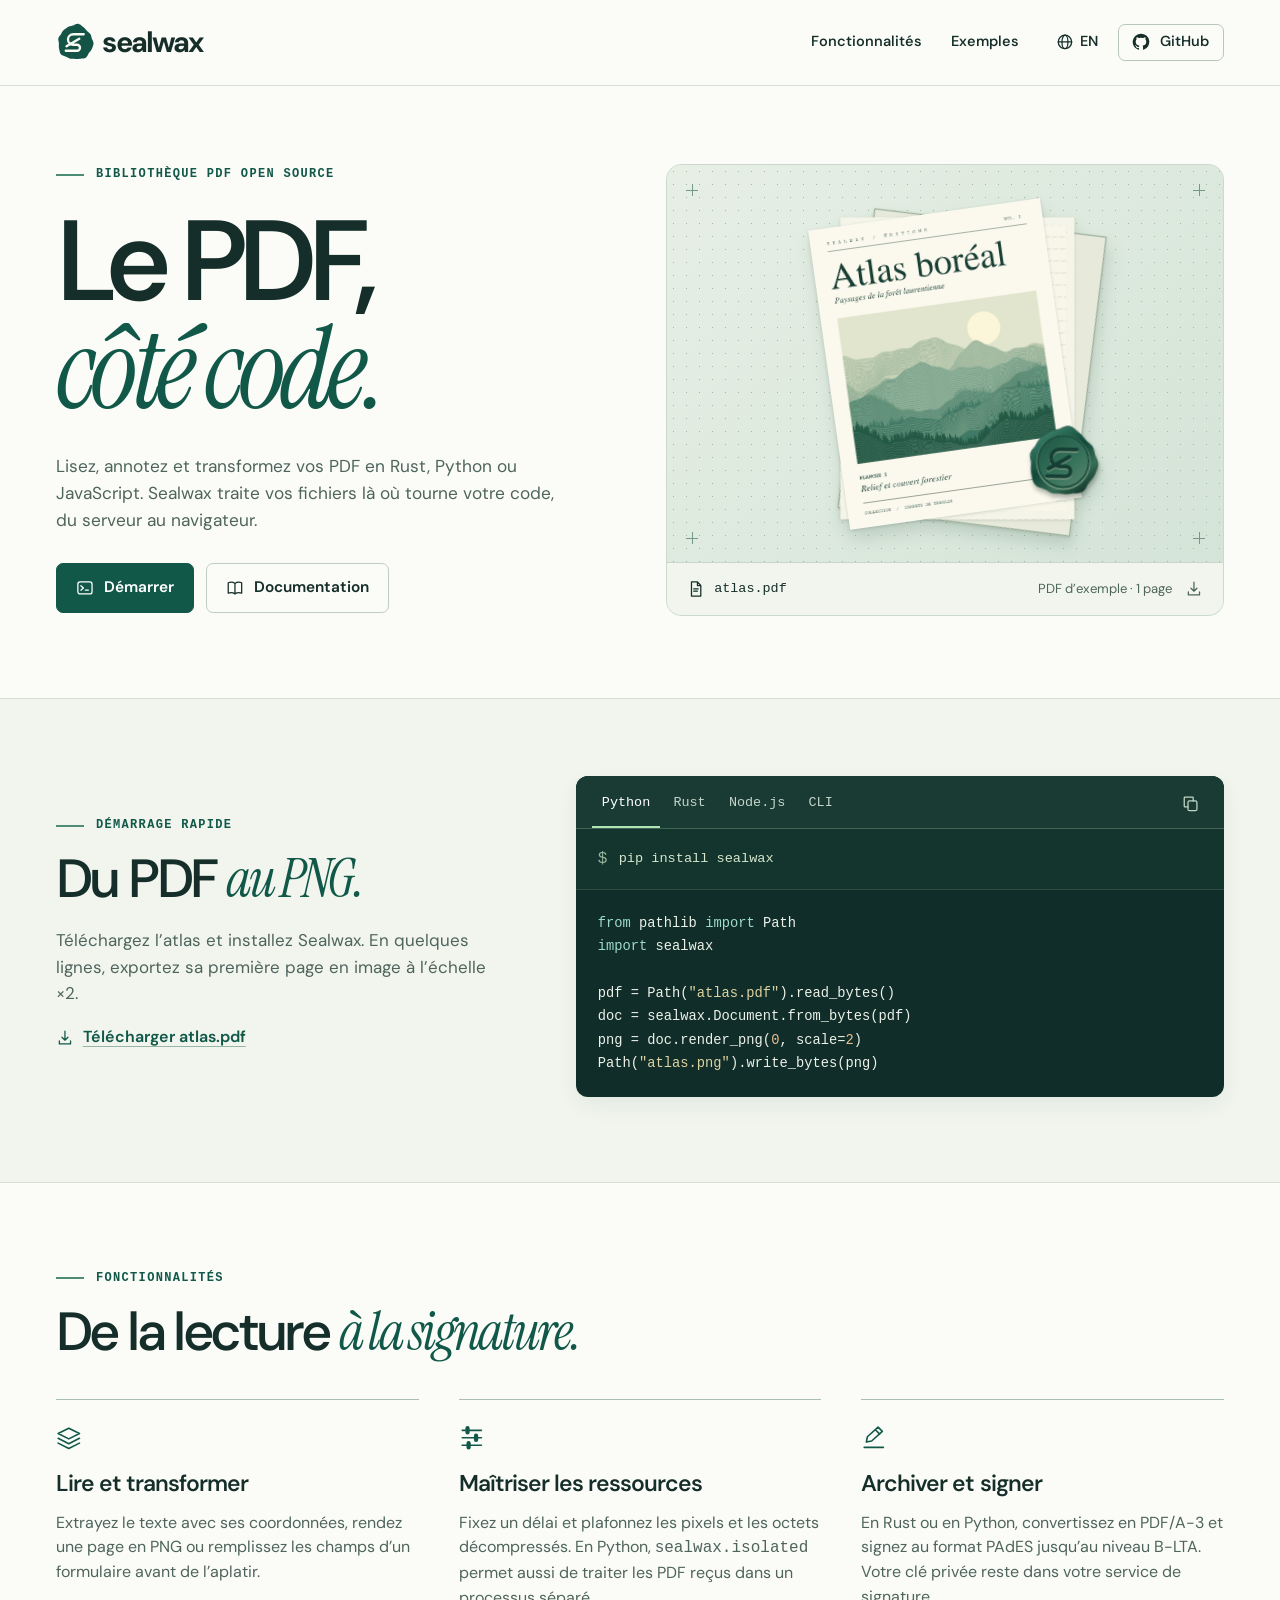
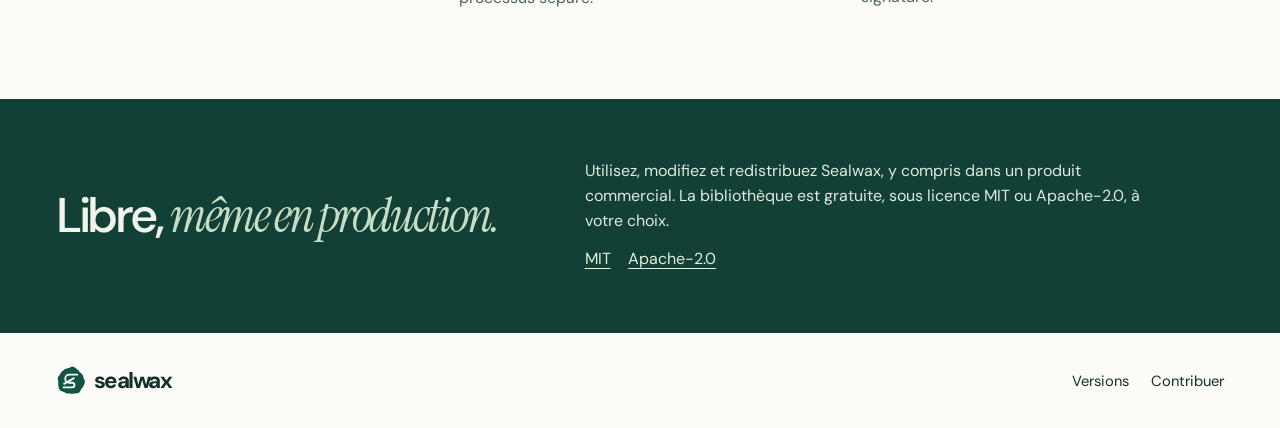
<file: index.html>
<!doctype html>
<html lang="fr">
<head>
<meta charset="utf-8">
<meta name="viewport" content="width=device-width, initial-scale=1">
<title>Sealwax — Le PDF, côté code.</title>
<meta name="description" content="Lisez, annotez et transformez vos PDF en Rust, Python ou JavaScript. Une bibliothèque gratuite et open source qui traite les fichiers dans votre application.">
<meta name="theme-color" content="#fbfcf8">
<meta property="og:title" content="Sealwax — Le PDF, côté code.">
<meta property="og:description" content="Lisez, annotez et transformez vos PDF en Rust, Python ou JavaScript. Une bibliothèque gratuite et open source qui traite les fichiers dans votre application.">
<meta property="og:type" content="website">
<link rel="canonical" href="https://sealwax.github.io/">
<link rel="alternate" hreflang="fr" href="https://sealwax.github.io/">
<link rel="alternate" hreflang="en" href="https://sealwax.github.io/en/">
<link rel="icon" type="image/svg+xml" href="./assets/logo.svg">
<link rel="stylesheet" href="./assets/site.css">
<script defer src="./assets/site.js"></script>
</head>
<body>
<a class="skip" href="#main">Aller au contenu</a>
<header><nav class="wrap" aria-label="Navigation principale">
<a class="brand" href="./" aria-label="Sealwax · Accueil"><img src="./assets/logo.svg" alt="" width="40" height="40">sealwax</a>
<div class="nav-links"><a href="#features">Fonctionnalités</a><a href="#start">Exemples</a></div>
<div class="nav-tools"><a class="language" href="en/" hreflang="en" lang="en" aria-label="English"><svg class="icon" viewBox="0 0 24 24" aria-hidden="true" fill="none" stroke="currentColor" stroke-width="1.7" stroke-linecap="round" stroke-linejoin="round"><circle cx="12" cy="12" r="9"/><ellipse cx="12" cy="12" rx="4" ry="9"/><path d="M3 12h18"/></svg>EN</a><a class="nav-gh" href="https://github.com/sealwax/sealwax"><svg class="icon" viewBox="0 0 24 24" aria-hidden="true" fill="none" stroke="currentColor" stroke-width="1.7" stroke-linecap="round" stroke-linejoin="round"><path fill="currentColor" stroke="none" d="M12 .9a11.1 11.1 0 0 0-3.5 21.63c.55.1.75-.24.75-.53v-2.08c-3.05.66-3.7-1.3-3.7-1.3-.5-1.26-1.22-1.6-1.22-1.6-1-.68.07-.66.07-.66 1.11.08 1.69 1.14 1.69 1.14.98 1.69 2.57 1.2 3.2.92.1-.72.38-1.2.7-1.48-2.44-.28-5-1.22-5-5.46 0-1.2.43-2.19 1.13-2.97-.11-.28-.49-1.4.11-2.93 0 0 .93-.3 3.04 1.13a10.4 10.4 0 0 1 5.54 0c2.1-1.43 3.03-1.13 3.03-1.13.6 1.53.22 2.65.11 2.93.7.78 1.13 1.76 1.13 2.97 0 4.25-2.57 5.17-5.02 5.45.39.34.75 1.02.75 2.06V22c0 .29.2.64.76.53A11.1 11.1 0 0 0 12 .9Z"/></svg>GitHub</a></div>
</nav></header>
<main id="main">
<section class="hero wrap">
<div><div class="label">Bibliothèque PDF open source</div>
<h1>Le PDF, <em>côté code.</em></h1>
<p class="intro">Lisez, annotez et transformez vos PDF en Rust, Python ou JavaScript. Sealwax traite vos fichiers là où tourne votre code, du serveur au navigateur.</p>
<div class="actions"><a class="button primary" href="#start"><svg class="icon" viewBox="0 0 24 24" aria-hidden="true" fill="none" stroke="currentColor" stroke-width="1.7" stroke-linecap="round" stroke-linejoin="round"><rect x="2.5" y="4" width="19" height="16" rx="3"/><path d="m6.5 9 3.5 3-3.5 3m6 0h4"/></svg>Démarrer</a><a class="button secondary" href="https://github.com/sealwax/sealwax#getting-started"><svg class="icon" viewBox="0 0 24 24" aria-hidden="true" fill="none" stroke="currentColor" stroke-width="1.7" stroke-linecap="round" stroke-linejoin="round"><path d="M12 6c-2.5-2-6-2-9-1v14c3-1 6.5-1 9 1 2.5-2 6-2 9-1V5c-3-1-6.5-1-9 1Zm0 0v14"/></svg>Documentation</a></div>
</div>
<figure class="specimen">
<div class="artboard"><i class="reg tl"></i><i class="reg tr"></i><i class="reg bl"></i><i class="reg br"></i><div class="stack"><div class="sheet far"></div><div class="sheet near"></div><img class="cover" src="./assets/atlas.webp" width="816" height="1051" alt="Couverture d’Atlas boréal, un paysage de crêtes boisées rendu par Sealwax."><img class="wax" src="./assets/wax.svg" width="52" height="52" alt=""></div></div>
<figcaption><a class="resource" href="./assets/atlas.pdf" download aria-label="Télécharger le PDF d’exemple atlas.pdf"><span class="filename"><svg class="icon" viewBox="0 0 24 24" aria-hidden="true" fill="none" stroke="currentColor" stroke-width="1.7" stroke-linecap="round" stroke-linejoin="round"><path d="M6 2.5h8l4.5 4.8v14.2H6zM14 2.5v5h4.5M9 12h6m-6 3h5"/></svg>atlas.pdf</span><span class="file-meta">PDF d’exemple · 1 page <svg class="icon" viewBox="0 0 24 24" aria-hidden="true" fill="none" stroke="currentColor" stroke-width="1.7" stroke-linecap="round" stroke-linejoin="round"><path d="M12 3v12m-4-4 4 4 4-4M4.5 16v4h15v-4"/></svg></span></a></figcaption>
</figure>
</section>
<section class="quick" id="start"><div class="quick-grid wrap">
<div><div class="section-label">Démarrage rapide</div><h2>Du PDF <em>au PNG.</em></h2>
<p class="section-copy">Téléchargez l’atlas et installez Sealwax. En quelques lignes, exportez sa première page en image à l’échelle ×2.</p>
<a class="text-link" href="./assets/atlas.pdf" download><svg class="icon" viewBox="0 0 24 24" aria-hidden="true" fill="none" stroke="currentColor" stroke-width="1.7" stroke-linecap="round" stroke-linejoin="round"><path d="M12 3v12m-4-4 4 4 4-4M4.5 16v4h15v-4"/></svg>Télécharger atlas.pdf</a></div>
<div class="workbench"><div class="terminal-top" hidden><div class="tablist" role="tablist" aria-label="Langage de l’exemple"><button type="button" id="tab-0" role="tab" aria-controls="example-0" aria-selected="true" tabindex="0">Python</button><button type="button" id="tab-1" role="tab" aria-controls="example-1" aria-selected="false" tabindex="-1">Rust</button><button type="button" id="tab-2" role="tab" aria-controls="example-2" aria-selected="false" tabindex="-1">Node.js</button><button type="button" id="tab-3" role="tab" aria-controls="example-3" aria-selected="false" tabindex="-1">CLI</button></div><button type="button" class="copy-btn" aria-label="Copier l’exemple" title="Copier l’exemple"><svg class="icon" viewBox="0 0 24 24" aria-hidden="true" fill="none" stroke="currentColor" stroke-width="1.7" stroke-linecap="round" stroke-linejoin="round"><rect x="8" y="8" width="12" height="13" rx="2"/><path d="M15 8V4a1 1 0 0 0-1-1H4a1 1 0 0 0-1 1v11a1 1 0 0 0 1 1h4"/></svg></button></div>
<section id="example-0" class="example"><h3 class="noscript-label">Python</h3><div class="install"><span aria-hidden="true" class="prompt">$</span><code>pip install sealwax</code></div><pre><code><span class="kw">from</span> pathlib <span class="kw">import</span> Path
<span class="kw">import</span> sealwax

pdf = Path(<span class="str">&quot;atlas.pdf&quot;</span>).read_bytes()
doc = sealwax.Document.from_bytes(pdf)
png = doc.render_png(<span class="num">0</span>, scale=<span class="num">2</span>)
Path(<span class="str">&quot;atlas.png&quot;</span>).write_bytes(png)</code></pre></section><section id="example-1" class="example"><h3 class="noscript-label">Rust</h3><div class="install"><span aria-hidden="true" class="prompt">$</span><code>cargo add sealwax</code></div><pre><code><span class="kw">use</span> sealwax::{raster, Document, OpenOptions};
<span class="kw">use</span> <span class="kw">std</span>::{error::Error, fs};

<span class="kw">fn</span> main() -&gt; Result&lt;(), Box&lt;<span class="kw">dyn</span> Error&gt;&gt; {
    <span class="kw">let</span> pdf = fs::read(<span class="str">&quot;atlas.pdf&quot;</span>)?;
    <span class="kw">let</span> doc = Document::open(pdf, &amp;OpenOptions::default())?;
    <span class="kw">let</span> png = raster::render_png(&amp;doc, <span class="num">0</span>, <span class="num">2.0</span>)?;
    fs::write(<span class="str">&quot;atlas.png&quot;</span>, png)?;
    Ok(())
}</code></pre></section><section id="example-2" class="example"><h3 class="noscript-label">Node.js</h3><div class="install"><span aria-hidden="true" class="prompt">$</span><code>npm install sealwax</code></div><pre><code><span class="kw">import</span> { readFile, writeFile } <span class="kw">from</span> <span class="str">&quot;node:fs/promises&quot;</span>;
<span class="kw">import</span> { Document } <span class="kw">from</span> <span class="str">&quot;sealwax&quot;</span>;

<span class="kw">const</span> pdf = <span class="kw">await</span> readFile(<span class="str">&quot;atlas.pdf&quot;</span>);
<span class="kw">const</span> doc = Document.fromBytes(pdf);
<span class="kw">const</span> png = doc.renderPng(<span class="num">0</span>, <span class="num">2</span>);
<span class="kw">await</span> writeFile(<span class="str">&quot;atlas.png&quot;</span>, png);
doc.free();</code></pre></section><section id="example-3" class="example"><h3 class="noscript-label">CLI</h3><div class="install"><span aria-hidden="true" class="prompt">$</span><code>cargo install sealwax-cli</code></div><pre><code>sealwax render atlas.pdf \
  --page <span class="num">1</span> \
  --scale <span class="num">2</span> \
  --out atlas.png</code></pre></section></div><span class="sr" id="status" role="status"></span></div></section>
<section id="features" class="features wrap"><div class="section-label">Fonctionnalités</div><h2>De la lecture <em>à la signature.</em></h2><div class="feature-grid"><article class="feature"><svg class="icon" viewBox="0 0 24 24" aria-hidden="true" fill="none" stroke="currentColor" stroke-width="1.7" stroke-linecap="round" stroke-linejoin="round"><path d="m2 8 10-5 10 5-10 5zM2 12.5l10 5 10-5M2 17l10 5 10-5"/></svg><h3>Lire et transformer</h3><p>Extrayez le texte avec ses coordonnées, rendez une page en PNG ou remplissez les champs d’un formulaire avant de l’aplatir.</p></article><article class="feature"><svg class="icon" viewBox="0 0 24 24" aria-hidden="true" fill="none" stroke="currentColor" stroke-width="1.7" stroke-linecap="round" stroke-linejoin="round"><path d="M3 5h18M3 12h18M3 19h18"/><path d="M8 3v4m8 3v4m-7 3v4" stroke-width="4"/></svg><h3>Maîtriser les ressources</h3><p>Fixez un délai et plafonnez les pixels et les octets décompressés. En Python, <code>sealwax.isolated</code> permet aussi de traiter les PDF reçus dans un processus séparé.</p></article><article class="feature"><svg class="icon" viewBox="0 0 24 24" aria-hidden="true" fill="none" stroke="currentColor" stroke-width="1.7" stroke-linecap="round" stroke-linejoin="round"><path d="m5 16 1-5L16 2l4 4-10 9-5 1ZM13.5 4.5l4 4M3 21h18"/></svg><h3>Archiver et signer</h3><p>En Rust ou en Python, convertissez en PDF/A-3 et signez au format PAdES jusqu’au niveau B-LTA. Votre clé privée reste dans votre service de signature.</p></article></div></section>
<section class="licensing"><div class="license-grid wrap"><h2>Libre, <em>même en production.</em></h2><div><p>Utilisez, modifiez et redistribuez Sealwax, y compris dans un produit commercial. La bibliothèque est gratuite, sous licence MIT ou Apache-2.0, à votre choix.</p><div class="license-links"><a href="https://github.com/sealwax/sealwax/blob/main/LICENSE-MIT">MIT</a><a href="https://github.com/sealwax/sealwax/blob/main/LICENSE-APACHE">Apache-2.0</a></div></div></div></section>
</main>
<footer><div class="wrap"><a class="brand" href="./" aria-label="Sealwax · Accueil"><img src="./assets/logo.svg" alt="" width="40" height="40">sealwax</a><div class="links"><a href="https://github.com/sealwax/sealwax/releases">Versions</a><a href="https://github.com/sealwax/sealwax/blob/main/CONTRIBUTING.md">Contribuer</a></div></div></footer>
</body>
</html>
</file>
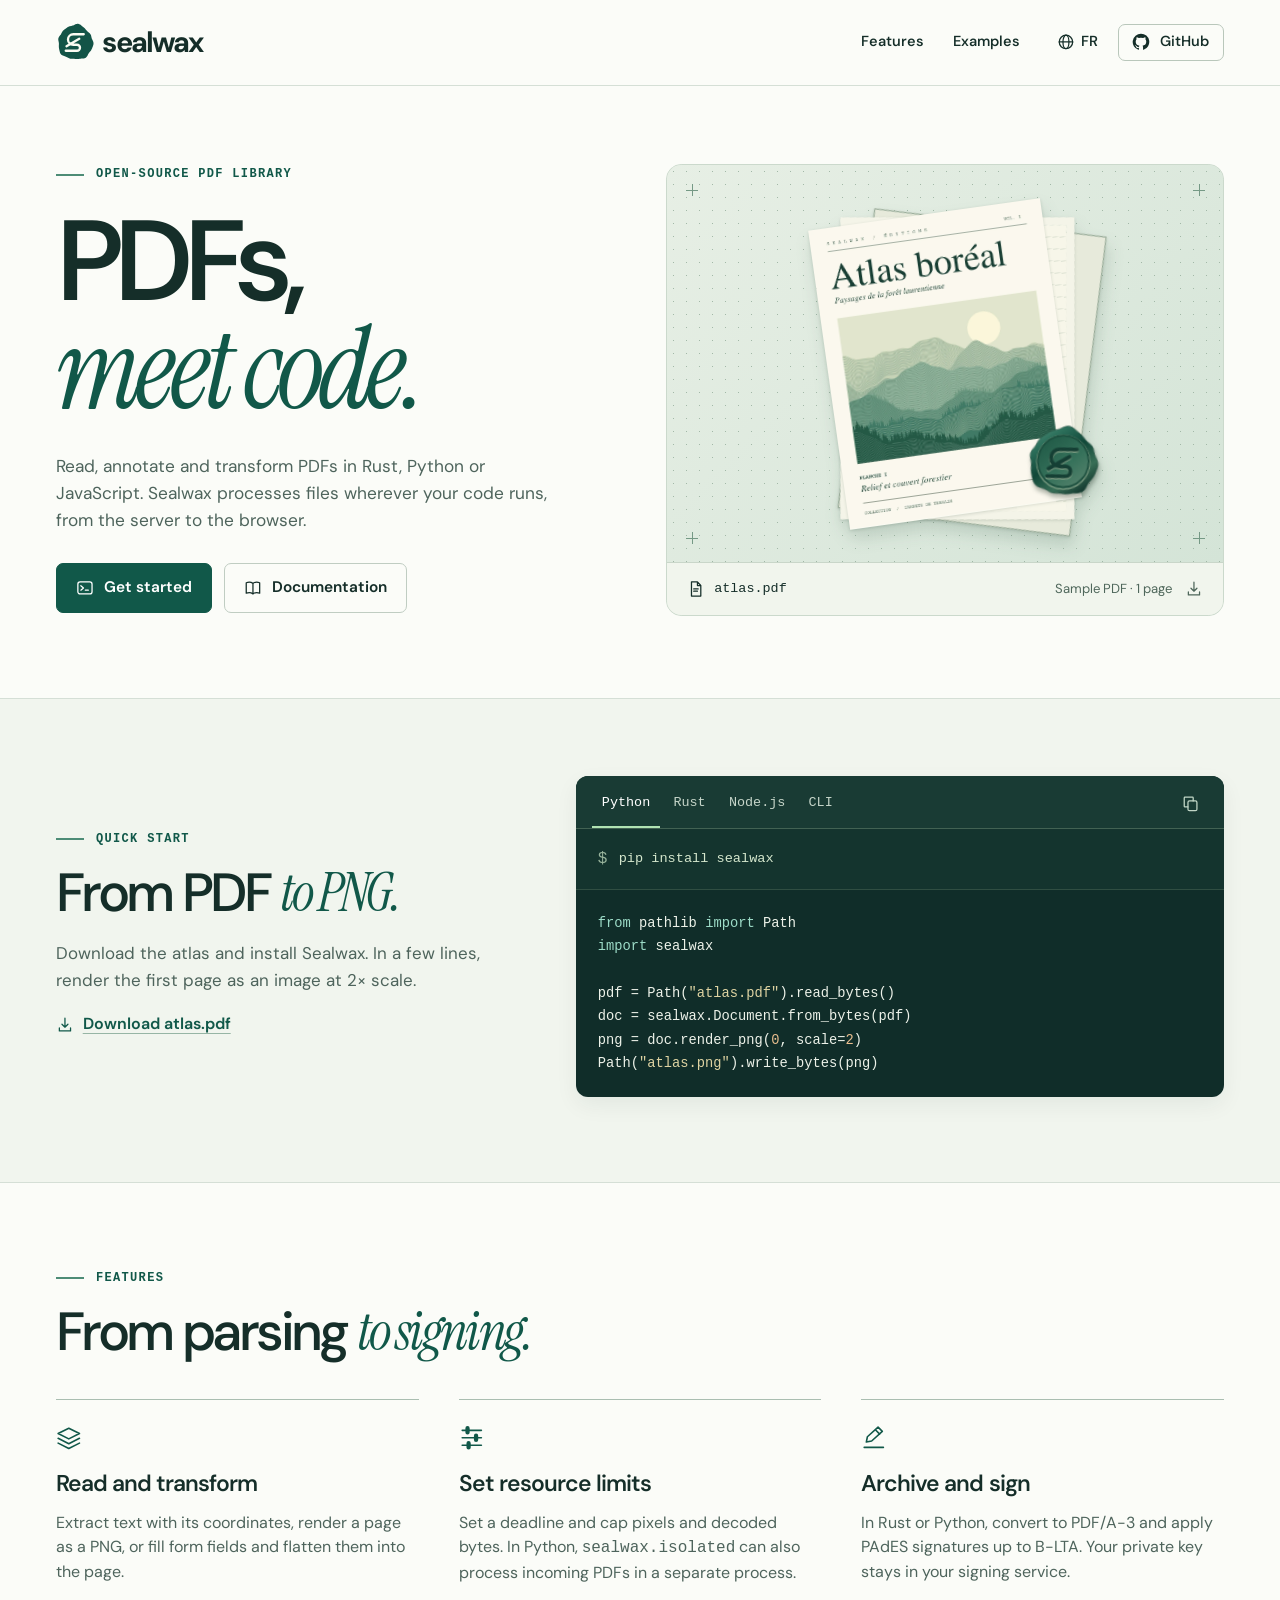
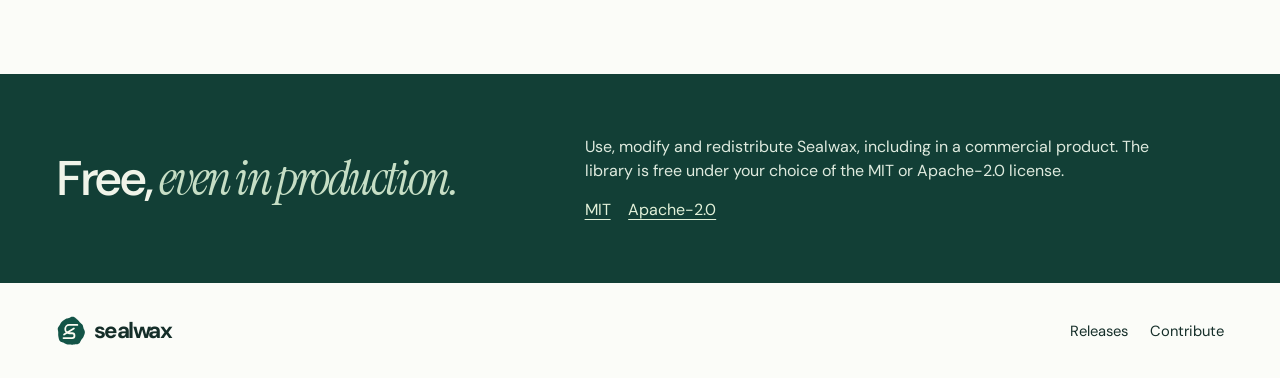
<file: en/index.html>
<!doctype html>
<html lang="en">
<head>
<meta charset="utf-8">
<meta name="viewport" content="width=device-width, initial-scale=1">
<title>Sealwax — PDFs, meet code.</title>
<meta name="description" content="Read, annotate and transform PDFs in Rust, Python or JavaScript. A free, open-source library that processes files inside your application.">
<meta name="theme-color" content="#fbfcf8">
<meta property="og:title" content="Sealwax — PDFs, meet code.">
<meta property="og:description" content="Read, annotate and transform PDFs in Rust, Python or JavaScript. A free, open-source library that processes files inside your application.">
<meta property="og:type" content="website">
<link rel="canonical" href="https://sealwax.github.io/en/">
<link rel="alternate" hreflang="fr" href="https://sealwax.github.io/">
<link rel="alternate" hreflang="en" href="https://sealwax.github.io/en/">
<link rel="icon" type="image/svg+xml" href="../assets/logo.svg">
<link rel="stylesheet" href="../assets/site.css">
<script defer src="../assets/site.js"></script>
</head>
<body>
<a class="skip" href="#main">Skip to content</a>
<header><nav class="wrap" aria-label="Main navigation">
<a class="brand" href="./" aria-label="Sealwax · Home"><img src="../assets/logo.svg" alt="" width="40" height="40">sealwax</a>
<div class="nav-links"><a href="#features">Features</a><a href="#start">Examples</a></div>
<div class="nav-tools"><a class="language" href="../" hreflang="fr" lang="fr" aria-label="Français"><svg class="icon" viewBox="0 0 24 24" aria-hidden="true" fill="none" stroke="currentColor" stroke-width="1.7" stroke-linecap="round" stroke-linejoin="round"><circle cx="12" cy="12" r="9"/><ellipse cx="12" cy="12" rx="4" ry="9"/><path d="M3 12h18"/></svg>FR</a><a class="nav-gh" href="https://github.com/sealwax/sealwax"><svg class="icon" viewBox="0 0 24 24" aria-hidden="true" fill="none" stroke="currentColor" stroke-width="1.7" stroke-linecap="round" stroke-linejoin="round"><path fill="currentColor" stroke="none" d="M12 .9a11.1 11.1 0 0 0-3.5 21.63c.55.1.75-.24.75-.53v-2.08c-3.05.66-3.7-1.3-3.7-1.3-.5-1.26-1.22-1.6-1.22-1.6-1-.68.07-.66.07-.66 1.11.08 1.69 1.14 1.69 1.14.98 1.69 2.57 1.2 3.2.92.1-.72.38-1.2.7-1.48-2.44-.28-5-1.22-5-5.46 0-1.2.43-2.19 1.13-2.97-.11-.28-.49-1.4.11-2.93 0 0 .93-.3 3.04 1.13a10.4 10.4 0 0 1 5.54 0c2.1-1.43 3.03-1.13 3.03-1.13.6 1.53.22 2.65.11 2.93.7.78 1.13 1.76 1.13 2.97 0 4.25-2.57 5.17-5.02 5.45.39.34.75 1.02.75 2.06V22c0 .29.2.64.76.53A11.1 11.1 0 0 0 12 .9Z"/></svg>GitHub</a></div>
</nav></header>
<main id="main">
<section class="hero wrap">
<div><div class="label">Open-source PDF library</div>
<h1>PDFs, <em>meet code.</em></h1>
<p class="intro">Read, annotate and transform PDFs in Rust, Python or JavaScript. Sealwax processes files wherever your code runs, from the server to the browser.</p>
<div class="actions"><a class="button primary" href="#start"><svg class="icon" viewBox="0 0 24 24" aria-hidden="true" fill="none" stroke="currentColor" stroke-width="1.7" stroke-linecap="round" stroke-linejoin="round"><rect x="2.5" y="4" width="19" height="16" rx="3"/><path d="m6.5 9 3.5 3-3.5 3m6 0h4"/></svg>Get started</a><a class="button secondary" href="https://github.com/sealwax/sealwax#getting-started"><svg class="icon" viewBox="0 0 24 24" aria-hidden="true" fill="none" stroke="currentColor" stroke-width="1.7" stroke-linecap="round" stroke-linejoin="round"><path d="M12 6c-2.5-2-6-2-9-1v14c3-1 6.5-1 9 1 2.5-2 6-2 9-1V5c-3-1-6.5-1-9 1Zm0 0v14"/></svg>Documentation</a></div>
</div>
<figure class="specimen">
<div class="artboard"><i class="reg tl"></i><i class="reg tr"></i><i class="reg bl"></i><i class="reg br"></i><div class="stack"><div class="sheet far"></div><div class="sheet near"></div><img class="cover" src="../assets/atlas.webp" width="816" height="1051" alt="Atlas boréal cover with an illustration of forested ridges, rendered by Sealwax."><img class="wax" src="../assets/wax.svg" width="52" height="52" alt=""></div></div>
<figcaption><a class="resource" href="../assets/atlas.pdf" download aria-label="Download the sample PDF atlas.pdf"><span class="filename"><svg class="icon" viewBox="0 0 24 24" aria-hidden="true" fill="none" stroke="currentColor" stroke-width="1.7" stroke-linecap="round" stroke-linejoin="round"><path d="M6 2.5h8l4.5 4.8v14.2H6zM14 2.5v5h4.5M9 12h6m-6 3h5"/></svg>atlas.pdf</span><span class="file-meta">Sample PDF · 1 page <svg class="icon" viewBox="0 0 24 24" aria-hidden="true" fill="none" stroke="currentColor" stroke-width="1.7" stroke-linecap="round" stroke-linejoin="round"><path d="M12 3v12m-4-4 4 4 4-4M4.5 16v4h15v-4"/></svg></span></a></figcaption>
</figure>
</section>
<section class="quick" id="start"><div class="quick-grid wrap">
<div><div class="section-label">Quick start</div><h2>From PDF <em>to PNG.</em></h2>
<p class="section-copy">Download the atlas and install Sealwax. In a few lines, render the first page as an image at 2× scale.</p>
<a class="text-link" href="../assets/atlas.pdf" download><svg class="icon" viewBox="0 0 24 24" aria-hidden="true" fill="none" stroke="currentColor" stroke-width="1.7" stroke-linecap="round" stroke-linejoin="round"><path d="M12 3v12m-4-4 4 4 4-4M4.5 16v4h15v-4"/></svg>Download atlas.pdf</a></div>
<div class="workbench"><div class="terminal-top" hidden><div class="tablist" role="tablist" aria-label="Example language"><button type="button" id="tab-0" role="tab" aria-controls="example-0" aria-selected="true" tabindex="0">Python</button><button type="button" id="tab-1" role="tab" aria-controls="example-1" aria-selected="false" tabindex="-1">Rust</button><button type="button" id="tab-2" role="tab" aria-controls="example-2" aria-selected="false" tabindex="-1">Node.js</button><button type="button" id="tab-3" role="tab" aria-controls="example-3" aria-selected="false" tabindex="-1">CLI</button></div><button type="button" class="copy-btn" aria-label="Copy example" title="Copy example"><svg class="icon" viewBox="0 0 24 24" aria-hidden="true" fill="none" stroke="currentColor" stroke-width="1.7" stroke-linecap="round" stroke-linejoin="round"><rect x="8" y="8" width="12" height="13" rx="2"/><path d="M15 8V4a1 1 0 0 0-1-1H4a1 1 0 0 0-1 1v11a1 1 0 0 0 1 1h4"/></svg></button></div>
<section id="example-0" class="example"><h3 class="noscript-label">Python</h3><div class="install"><span aria-hidden="true" class="prompt">$</span><code>pip install sealwax</code></div><pre><code><span class="kw">from</span> pathlib <span class="kw">import</span> Path
<span class="kw">import</span> sealwax

pdf = Path(<span class="str">&quot;atlas.pdf&quot;</span>).read_bytes()
doc = sealwax.Document.from_bytes(pdf)
png = doc.render_png(<span class="num">0</span>, scale=<span class="num">2</span>)
Path(<span class="str">&quot;atlas.png&quot;</span>).write_bytes(png)</code></pre></section><section id="example-1" class="example"><h3 class="noscript-label">Rust</h3><div class="install"><span aria-hidden="true" class="prompt">$</span><code>cargo add sealwax</code></div><pre><code><span class="kw">use</span> sealwax::{raster, Document, OpenOptions};
<span class="kw">use</span> <span class="kw">std</span>::{error::Error, fs};

<span class="kw">fn</span> main() -&gt; Result&lt;(), Box&lt;<span class="kw">dyn</span> Error&gt;&gt; {
    <span class="kw">let</span> pdf = fs::read(<span class="str">&quot;atlas.pdf&quot;</span>)?;
    <span class="kw">let</span> doc = Document::open(pdf, &amp;OpenOptions::default())?;
    <span class="kw">let</span> png = raster::render_png(&amp;doc, <span class="num">0</span>, <span class="num">2.0</span>)?;
    fs::write(<span class="str">&quot;atlas.png&quot;</span>, png)?;
    Ok(())
}</code></pre></section><section id="example-2" class="example"><h3 class="noscript-label">Node.js</h3><div class="install"><span aria-hidden="true" class="prompt">$</span><code>npm install sealwax</code></div><pre><code><span class="kw">import</span> { readFile, writeFile } <span class="kw">from</span> <span class="str">&quot;node:fs/promises&quot;</span>;
<span class="kw">import</span> { Document } <span class="kw">from</span> <span class="str">&quot;sealwax&quot;</span>;

<span class="kw">const</span> pdf = <span class="kw">await</span> readFile(<span class="str">&quot;atlas.pdf&quot;</span>);
<span class="kw">const</span> doc = Document.fromBytes(pdf);
<span class="kw">const</span> png = doc.renderPng(<span class="num">0</span>, <span class="num">2</span>);
<span class="kw">await</span> writeFile(<span class="str">&quot;atlas.png&quot;</span>, png);
doc.free();</code></pre></section><section id="example-3" class="example"><h3 class="noscript-label">CLI</h3><div class="install"><span aria-hidden="true" class="prompt">$</span><code>cargo install sealwax-cli</code></div><pre><code>sealwax render atlas.pdf \
  --page <span class="num">1</span> \
  --scale <span class="num">2</span> \
  --out atlas.png</code></pre></section></div><span class="sr" id="status" role="status"></span></div></section>
<section id="features" class="features wrap"><div class="section-label">Features</div><h2>From parsing <em>to signing.</em></h2><div class="feature-grid"><article class="feature"><svg class="icon" viewBox="0 0 24 24" aria-hidden="true" fill="none" stroke="currentColor" stroke-width="1.7" stroke-linecap="round" stroke-linejoin="round"><path d="m2 8 10-5 10 5-10 5zM2 12.5l10 5 10-5M2 17l10 5 10-5"/></svg><h3>Read and transform</h3><p>Extract text with its coordinates, render a page as a PNG, or fill form fields and flatten them into the page.</p></article><article class="feature"><svg class="icon" viewBox="0 0 24 24" aria-hidden="true" fill="none" stroke="currentColor" stroke-width="1.7" stroke-linecap="round" stroke-linejoin="round"><path d="M3 5h18M3 12h18M3 19h18"/><path d="M8 3v4m8 3v4m-7 3v4" stroke-width="4"/></svg><h3>Set resource limits</h3><p>Set a deadline and cap pixels and decoded bytes. In Python, <code>sealwax.isolated</code> can also process incoming PDFs in a separate process.</p></article><article class="feature"><svg class="icon" viewBox="0 0 24 24" aria-hidden="true" fill="none" stroke="currentColor" stroke-width="1.7" stroke-linecap="round" stroke-linejoin="round"><path d="m5 16 1-5L16 2l4 4-10 9-5 1ZM13.5 4.5l4 4M3 21h18"/></svg><h3>Archive and sign</h3><p>In Rust or Python, convert to PDF/A-3 and apply PAdES signatures up to B-LTA. Your private key stays in your signing service.</p></article></div></section>
<section class="licensing"><div class="license-grid wrap"><h2>Free, <em>even in production.</em></h2><div><p>Use, modify and redistribute Sealwax, including in a commercial product. The library is free under your choice of the MIT or Apache-2.0 license.</p><div class="license-links"><a href="https://github.com/sealwax/sealwax/blob/main/LICENSE-MIT">MIT</a><a href="https://github.com/sealwax/sealwax/blob/main/LICENSE-APACHE">Apache-2.0</a></div></div></div></section>
</main>
<footer><div class="wrap"><a class="brand" href="./" aria-label="Sealwax · Home"><img src="../assets/logo.svg" alt="" width="40" height="40">sealwax</a><div class="links"><a href="https://github.com/sealwax/sealwax/releases">Releases</a><a href="https://github.com/sealwax/sealwax/blob/main/CONTRIBUTING.md">Contribute</a></div></div></footer>
</body>
</html>
</file>
<file: assets/site.css>
@font-face{font-family:DM Sans;src:url(fonts/dm-sans.woff2) format("woff2");font-weight:100 1000;font-display:swap}
@font-face{font-family:Instrument Serif;src:url(fonts/instrument-serif-italic.woff2) format("woff2");font-style:italic;font-display:swap}
:root{color-scheme:light;--ink:#152e29;--green:#115849;--muted:#4e645c;--paper:#fbfcf8;--line:#d5dfd6;--serif:"Instrument Serif",Georgia,serif;--mono:ui-monospace,SFMono-Regular,Consolas,monospace}
*{box-sizing:border-box}
html{scroll-behavior:smooth;scroll-padding-top:1.8rem}
body{margin:0;color:var(--ink);background:var(--paper);font:1rem/1.55 "DM Sans",Arial,sans-serif}
a{color:inherit;text-decoration:none}
a:focus-visible,button:focus-visible,[tabindex]:focus-visible{outline:3px solid #ae652a;outline-offset:5px}
button{font:inherit;cursor:pointer}
.wrap{width:min(calc(100% - 7rem),76rem);margin-inline:auto}
.skip{position:absolute;top:-6rem;background:white;padding:.8rem;z-index:3}.skip:focus{top:0}
header{border-bottom:1px solid var(--line)}
nav,footer .wrap,.nav-links,.nav-tools,.brand,.button,.actions,.resource,.filename,.file-meta,.label,.section-label,.terminal-top,.copy-btn,.tablist,.install,.license-links{display:flex;align-items:center}
nav{height:5.3rem;gap:2.3rem}
.brand{gap:.45rem;font-weight:720;letter-spacing:-.065em;font-size:1.8rem;line-height:1}
.brand img{width:2.45rem;height:2.45rem}
.nav-links,.nav-tools{gap:1.8rem}.nav-links{margin-left:auto}
.nav-links a,.nav-tools a{font-size:.91rem;font-weight:560}.nav-links a:hover,.language:hover,.text-link:hover,.license-links a:hover,footer a:hover{text-decoration:underline;text-underline-offset:.27em}
.nav-tools{gap:1.25rem}.language{display:flex;align-items:center;gap:.35rem}
svg.icon{width:1.12rem;height:1.12rem;display:inline-block;flex-shrink:0;vertical-align:middle}
.nav-gh,.button{display:inline-flex;align-items:center;justify-content:center;gap:.65rem;font-weight:620;line-height:1.25;border-radius:7px}
.nav-gh{padding:.53rem .85rem;border:1px solid #b9c7bb}.nav-gh:hover,.secondary:hover{background:#eaf1e9}
.hero{display:grid;grid-template-columns:1fr 1.03fr;gap:clamp(2rem,5.4vw,5.4rem);align-items:center;padding-block:4.9rem 5.15rem}
.label,.section-label{font:600 .75rem/1.3 var(--mono);color:var(--green);letter-spacing:.11em;text-transform:uppercase;gap:.75rem}
.label:before,.section-label:before{content:"";width:1.75rem;height:2px;background:#4d8c76}
h1,h2,h3,p,figure{margin:0}
h1,h2,h3{text-wrap:balance}
h1{font-size:clamp(5rem,8.9vw,8.65rem);line-height:.9;letter-spacing:-.087em;font-weight:570;margin:1.7rem 0 1.7rem}
h1 em,h2 em{font-family:var(--serif);font-weight:400;color:var(--green);letter-spacing:-.05em}
h1 em{display:block;line-height:.99}
.intro{max-width:31.3rem;font-size:clamp(1.05rem,1.35vw,1.2rem);color:var(--muted);line-height:1.58}
.actions{gap:.75rem;flex-wrap:wrap;margin-top:1.8rem}
.button{padding:.88rem 1.18rem;font-size:.96rem;border:1px solid var(--line);transition:background .18s}
.primary{color:#fff;background:var(--green);border-color:var(--green)}.primary:hover{background:#0a4036}
.secondary{background:transparent;border-color:#c0cdc2}
.specimen{border-radius:.95rem;border:1px solid #cbd9cc;overflow:hidden;background:#e1eae0}
.artboard{position:relative;isolation:isolate;height:clamp(21rem,31vw,27rem);display:grid;place-items:center;background-image:radial-gradient(#a2b8a7 .77px,transparent .95px),linear-gradient(135deg,#e7efe5,#d4e4d7);background-size:13px 13px,100% 100%;overflow:hidden}
.reg{position:absolute;width:.75rem;height:.75rem;color:#759985}.reg:before,.reg:after{content:"";position:absolute;background:currentColor}.reg:before{width:100%;height:1px;top:50%}.reg:after{height:100%;width:1px;left:50%}.tl,.bl{left:1.15rem}.tr,.br{right:1.15rem}.tl,.tr{top:1.15rem}.bl,.br{bottom:1.15rem}
.stack{height:76%;aspect-ratio:340/438;position:relative;transform:rotate(-8deg);filter:drop-shadow(1px 10px 8px #234c3829)}
.sheet,.cover{position:absolute;inset:0;width:100%;height:100%;box-shadow:0 1px 3px #2f4a392f}
.sheet.far{background:#e7eadb;transform:translate(11%,4%) rotate(15deg);border:1px solid #91a693}
.sheet.near{background:repeating-linear-gradient(to bottom,#f7f6e9 0 11px,#dce1d2 11.5px 12px);border:8px solid #f4f4e8;transform:translate(5%,2%) rotate(8deg)}
.cover{display:block}.wax{position:absolute;width:32%;height:auto;right:-10%;bottom:0;transform:rotate(9deg);filter:drop-shadow(1px 4px 2px #24392a59)}
.resource{justify-content:space-between;gap:1rem;padding:.9rem 1.25rem;background:#f1f5ed;border-top:1px solid #c9d6c9;min-height:3.3rem}
.resource:hover{background:#e7f0e4}.filename,.file-meta{gap:.55rem}.filename{font:540 .84rem var(--mono)}.file-meta{font-size:.82rem;color:#4f675b}.file-meta svg{margin-left:.3rem}
.quick{padding-block:4.8rem 5.3rem;border-block:1px solid var(--line);background:#f1f5ee}
.quick-grid{display:grid;grid-template-columns:.81fr 1.19fr;align-items:center;gap:clamp(2.5rem,6.2vw,6rem)}
h2{font-size:clamp(2.8rem,4.2vw,4.5rem);line-height:1.02;font-weight:540;letter-spacing:-.067em;margin:1.15rem 0 1.25rem}
.section-copy{color:var(--muted);max-width:28rem;font-size:1.06rem}
.text-link{display:inline-flex;gap:.55rem;align-items:center;color:var(--green);font-weight:620;text-decoration:underline;text-decoration-color:#97b5a5;text-underline-offset:4px;margin-top:1.2rem}
.workbench{min-width:0;border-radius:12px;overflow:hidden;background:#102d29;color:#edf2e9;box-shadow:0 8px 22px #17362910}
.terminal-top{justify-content:space-between;gap:.5rem;background:#193b34;padding:.25rem 1rem 0;border-bottom:1px solid #426253}
.tablist{gap:.25rem;flex-wrap:wrap}.tablist button{background:none;color:#c6d5c9;border:0;border-bottom:2px solid transparent;font:500 .84rem/1.4 var(--mono);padding:.85rem .6rem}
.tablist button:hover{color:white}.tablist [aria-selected=true]{border-bottom-color:#b0e2b2;color:white}
.copy-btn{background:transparent;color:#c1d6c6;border:0;padding:.5rem;border-radius:4px}.copy-btn:hover{background:#31574b;color:#fff}
.install{gap:.7rem;margin:0;padding:1.1rem 1.35rem;color:#d5e7cd;background:#14342e;border-bottom:1px solid #304e42}
.install code{font:.85rem/1.55 var(--mono)}.prompt{color:#99b59d;font-family:var(--mono);user-select:none}
pre{margin:0;overflow-x:auto;padding:1.35rem;font:.86rem/1.7 var(--mono);tab-size:4}pre code{font:inherit}
.kw{color:#9ddcc8}.str{color:#ded3a2}.num{color:#eabf8f}
.noscript-label{font-size:1rem;padding:1rem 1.35rem 0}
.sr{position:absolute;width:1px;height:1px;padding:0;margin:-1px;overflow:hidden;clip:rect(0,0,0,0);white-space:nowrap;border:0}
.features{padding-block:5.5rem}.features h2{margin-bottom:2.5rem}
.feature-grid{display:grid;grid-template-columns:repeat(3,1fr);gap:2.5rem}
.feature{border-top:1px solid #aabeb1;padding-top:1.5rem}.feature .icon{width:1.6rem;height:1.6rem;color:var(--green);stroke-width:1.5}
h3{font-size:1.43rem;font-weight:585;letter-spacing:-.043em;margin:1rem 0 .55rem}.feature p{color:var(--muted);max-width:34ch}
.licensing{background:#123f36;color:#f0f4e9;padding:3.8rem 0}.license-grid{display:grid;grid-template-columns:.85fr 1.15fr;align-items:center;gap:3.5rem}
.licensing h2{font-size:clamp(2.6rem,3.8vw,4rem);margin:0}.licensing em{color:#c6dec5}.licensing p{color:#dfebdf;max-width:36rem}
.license-links{gap:1.1rem;margin-top:.85rem}.license-links a{color:#e2f1d9;text-decoration:underline;text-underline-offset:4px}
footer .wrap{min-height:6rem;justify-content:space-between;gap:1rem}
footer .brand{font-size:1.4rem}footer .brand img{width:1.9rem;height:1.9rem}footer .links{display:flex;gap:1.4rem;font-size:.92rem}
[hidden]{display:none!important}
@media(min-width:1500px){.hero{padding-block:6rem}.artboard{height:28rem}}
@media(max-width:940px){.wrap{width:calc(100% - 4rem)}.hero{gap:2rem;padding-block:3.6rem}h1{font-size:clamp(4.8rem,9vw,6.5rem)}.artboard{height:21.5rem}.quick-grid{grid-template-columns:.82fr 1.18fr;gap:1.8rem}.terminal-top{padding-inline:.5rem}.tablist button{padding-inline:.43rem}.feature-grid{gap:1.6rem}}
@media(max-width:740px){.wrap{width:min(calc(100% - 2.5rem),35rem)}nav{height:4.3rem;gap:1rem}.nav-tools{margin-left:auto;gap:1rem}.nav-links{display:none}.brand{font-size:1.6rem}.brand img{width:2.15rem;height:2.15rem}.nav-gh{padding:.45rem .65rem}.hero,.quick-grid,.license-grid{grid-template-columns:1fr}.hero{padding-block:3rem;gap:2.2rem}h1{font-size:clamp(4.8rem,15.5vw,6.8rem);margin:1.15rem 0}.intro{max-width:32rem}.actions{margin-top:1.4rem}.artboard{height:clamp(17.5rem,75vw,23rem)}.quick,.features{padding-block:3.4rem}.quick-grid{gap:1.75rem}.feature-grid{grid-template-columns:1fr;gap:1.5rem}.feature{display:grid;grid-template-columns:1.7rem 1fr;column-gap:1rem}.feature h3{margin:0 0 .4rem}.feature p{grid-column:2;max-width:100%}.features h2{margin-bottom:1.7rem}.license-grid{gap:1.2rem}.licensing{padding-block:2.8rem}footer .links{gap:.85rem;font-size:.85rem}}
@media(max-width:390px){.wrap{width:calc(100% - 2rem)}.nav-tools{gap:.6rem}.tablist{gap:0}.tablist button{font-size:.76rem}.resource{padding-inline:.85rem}.license-links{flex-wrap:wrap}}
@media(prefers-reduced-motion:reduce){html{scroll-behavior:auto}*{transition:none!important}}
</file>
